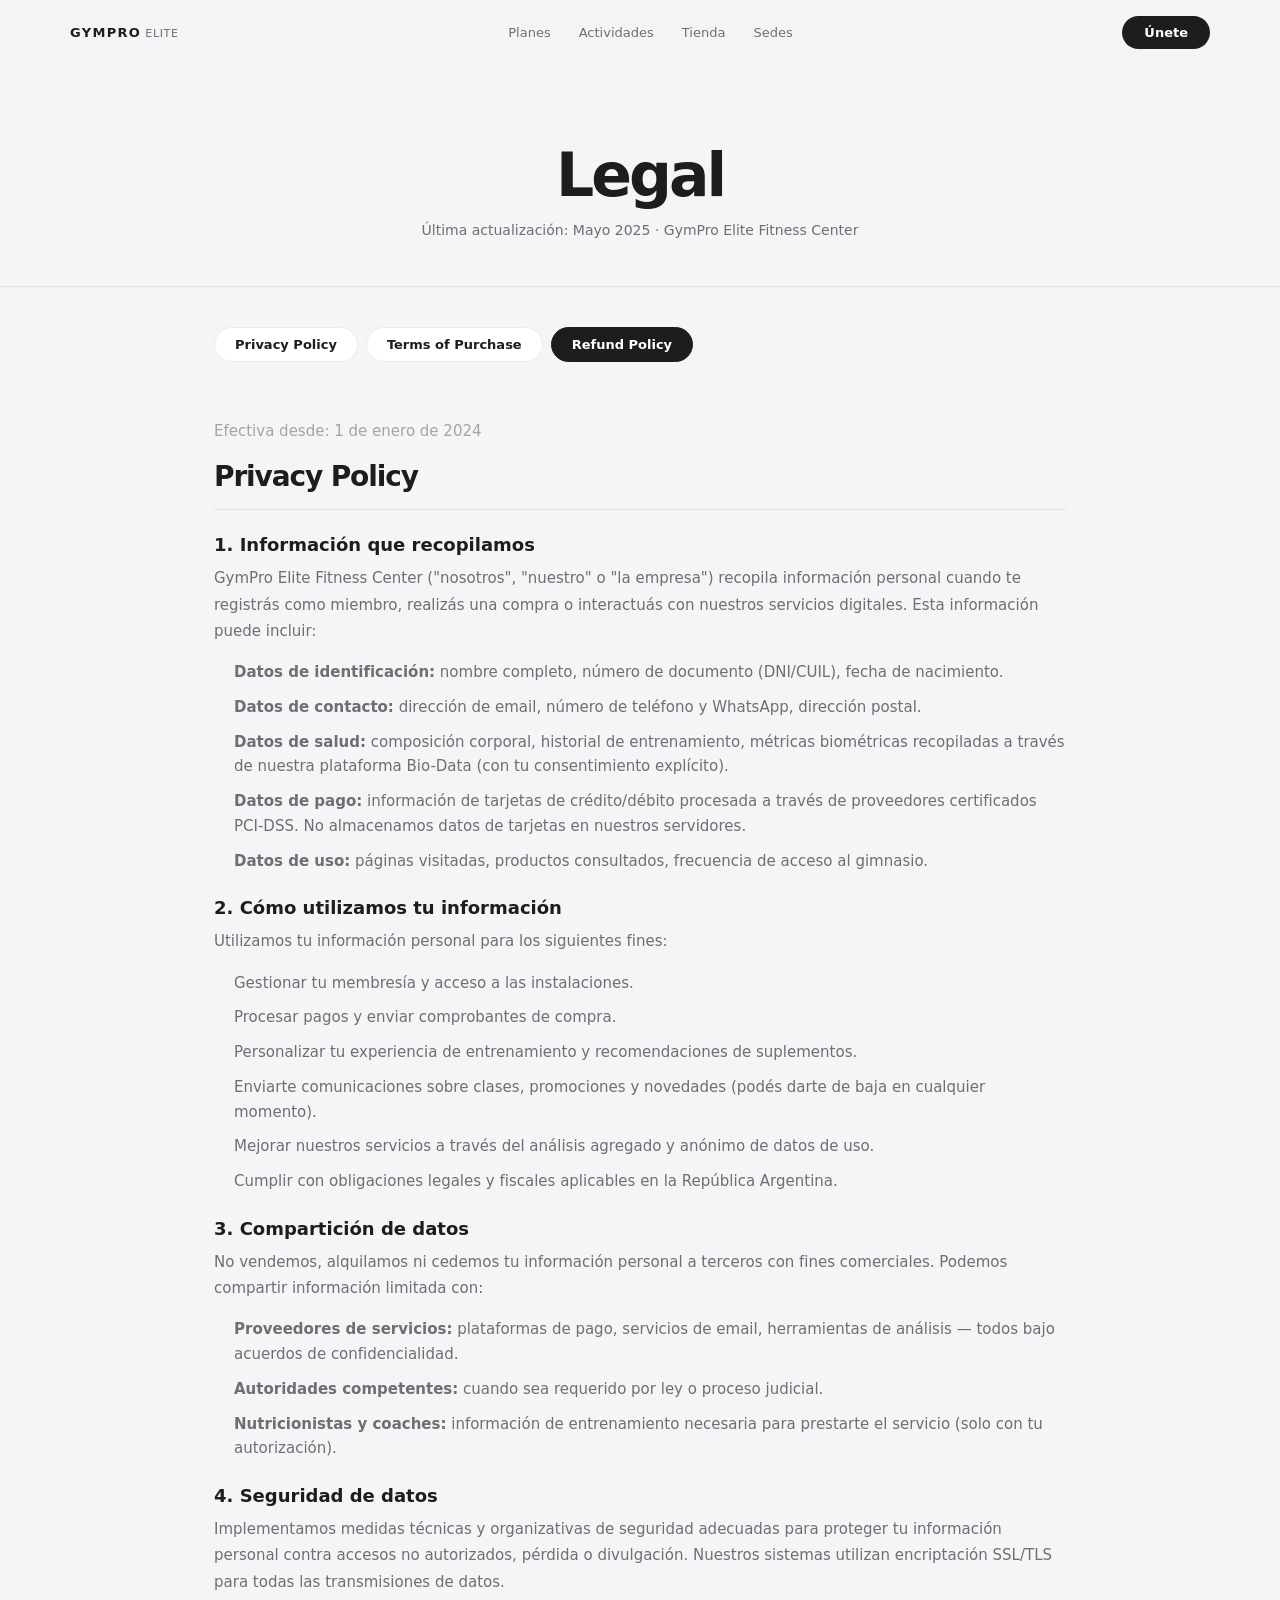
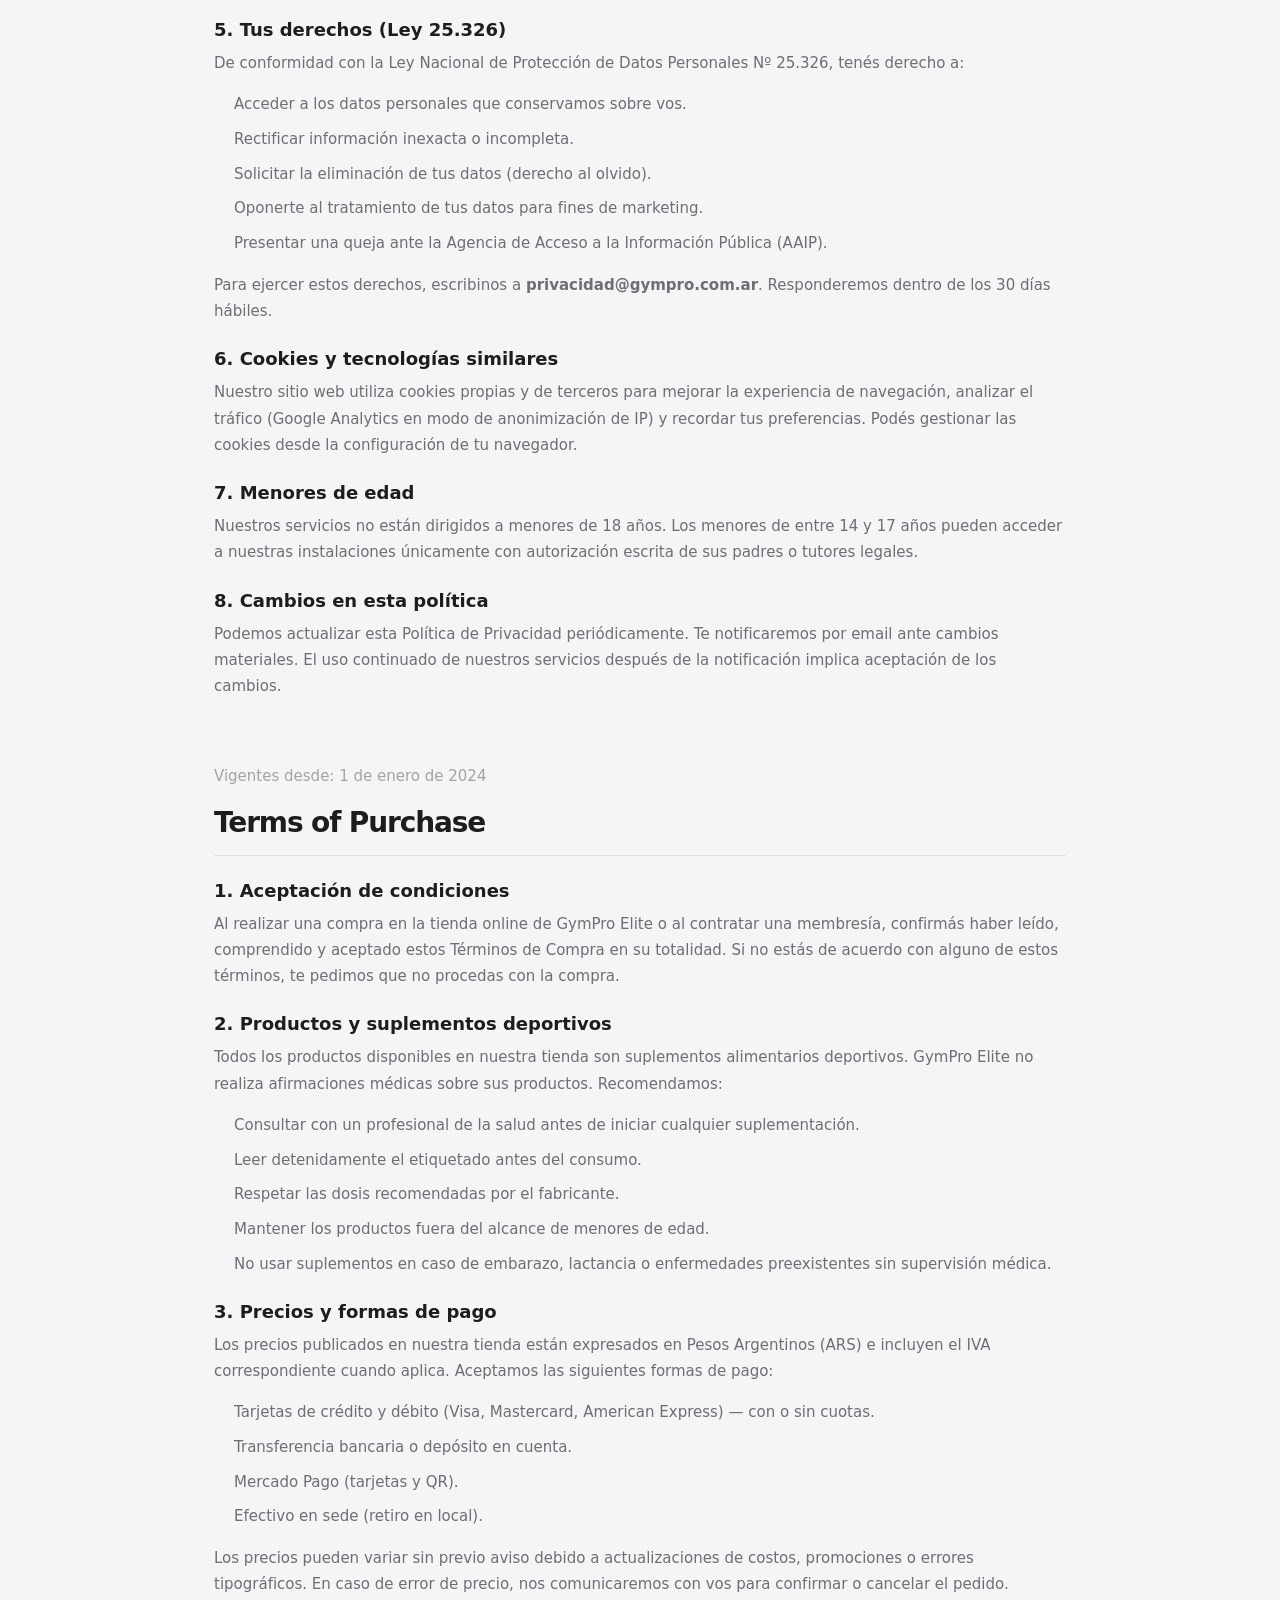
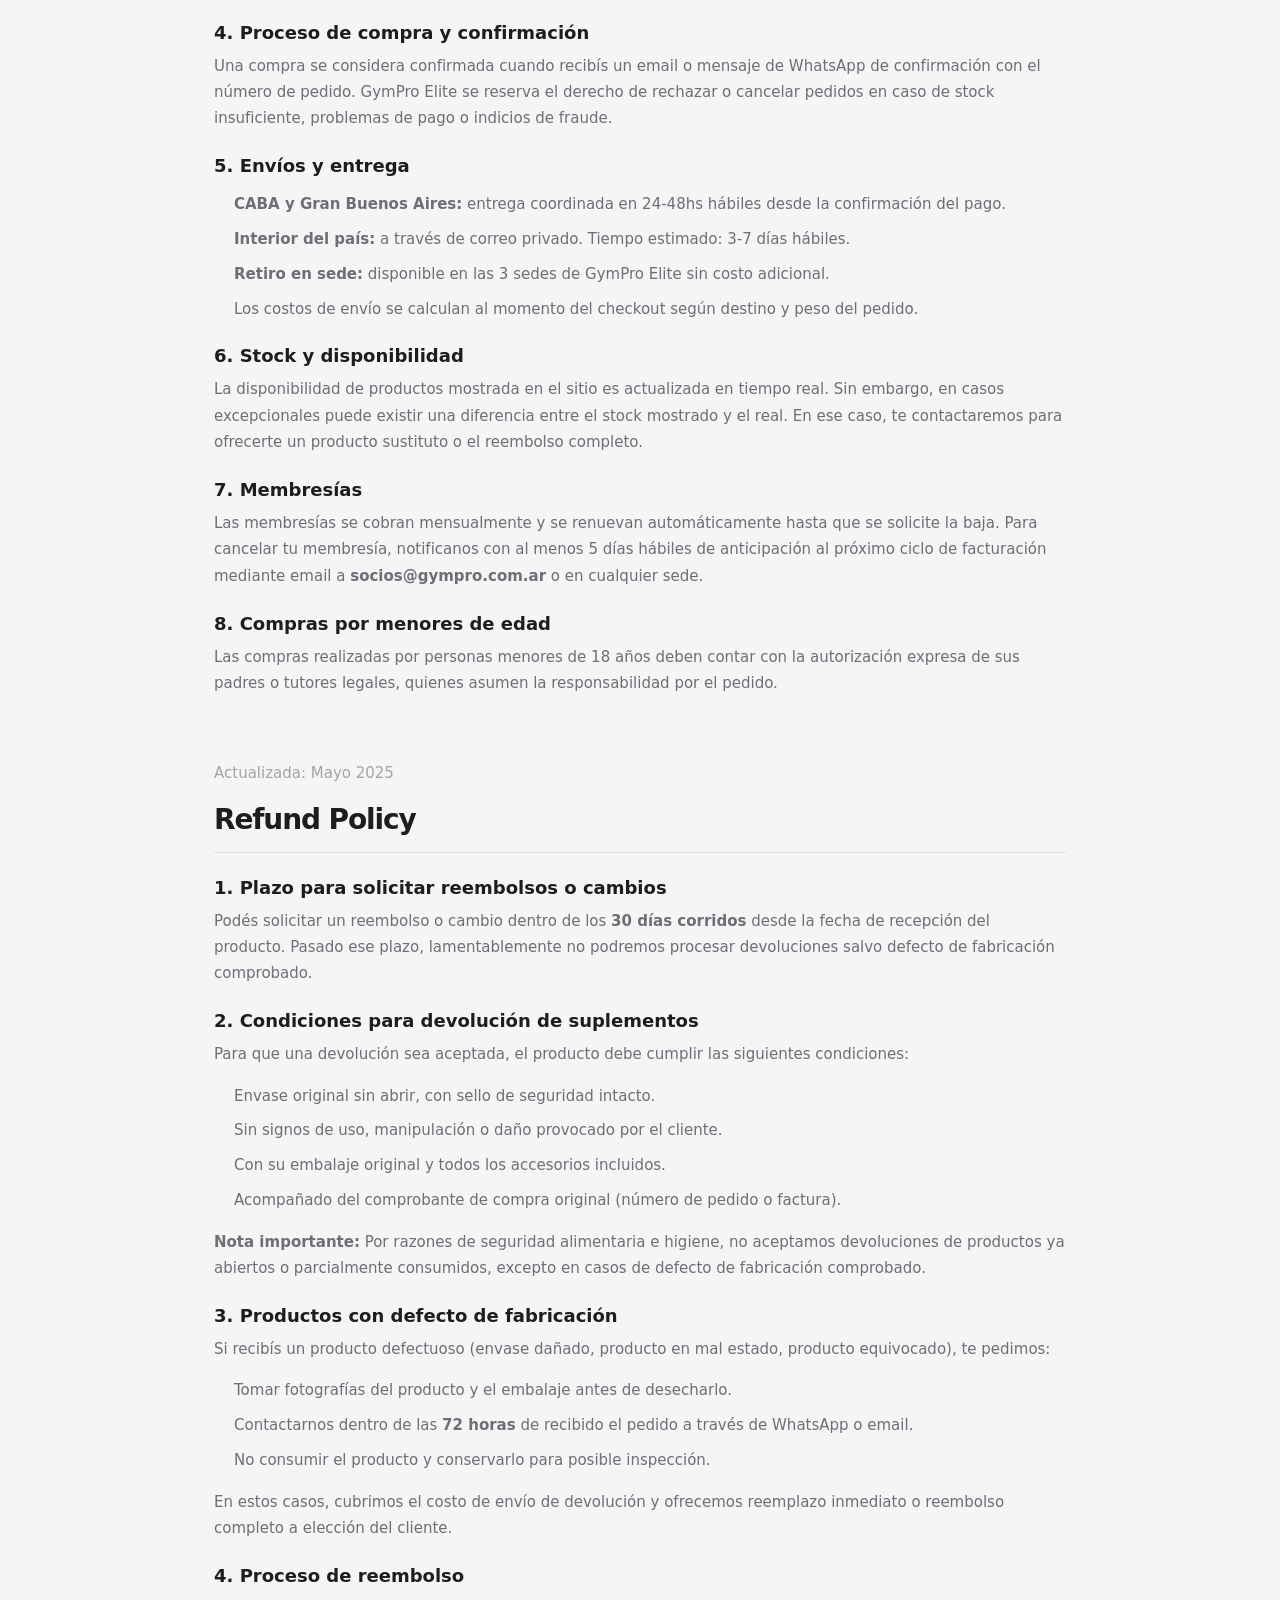
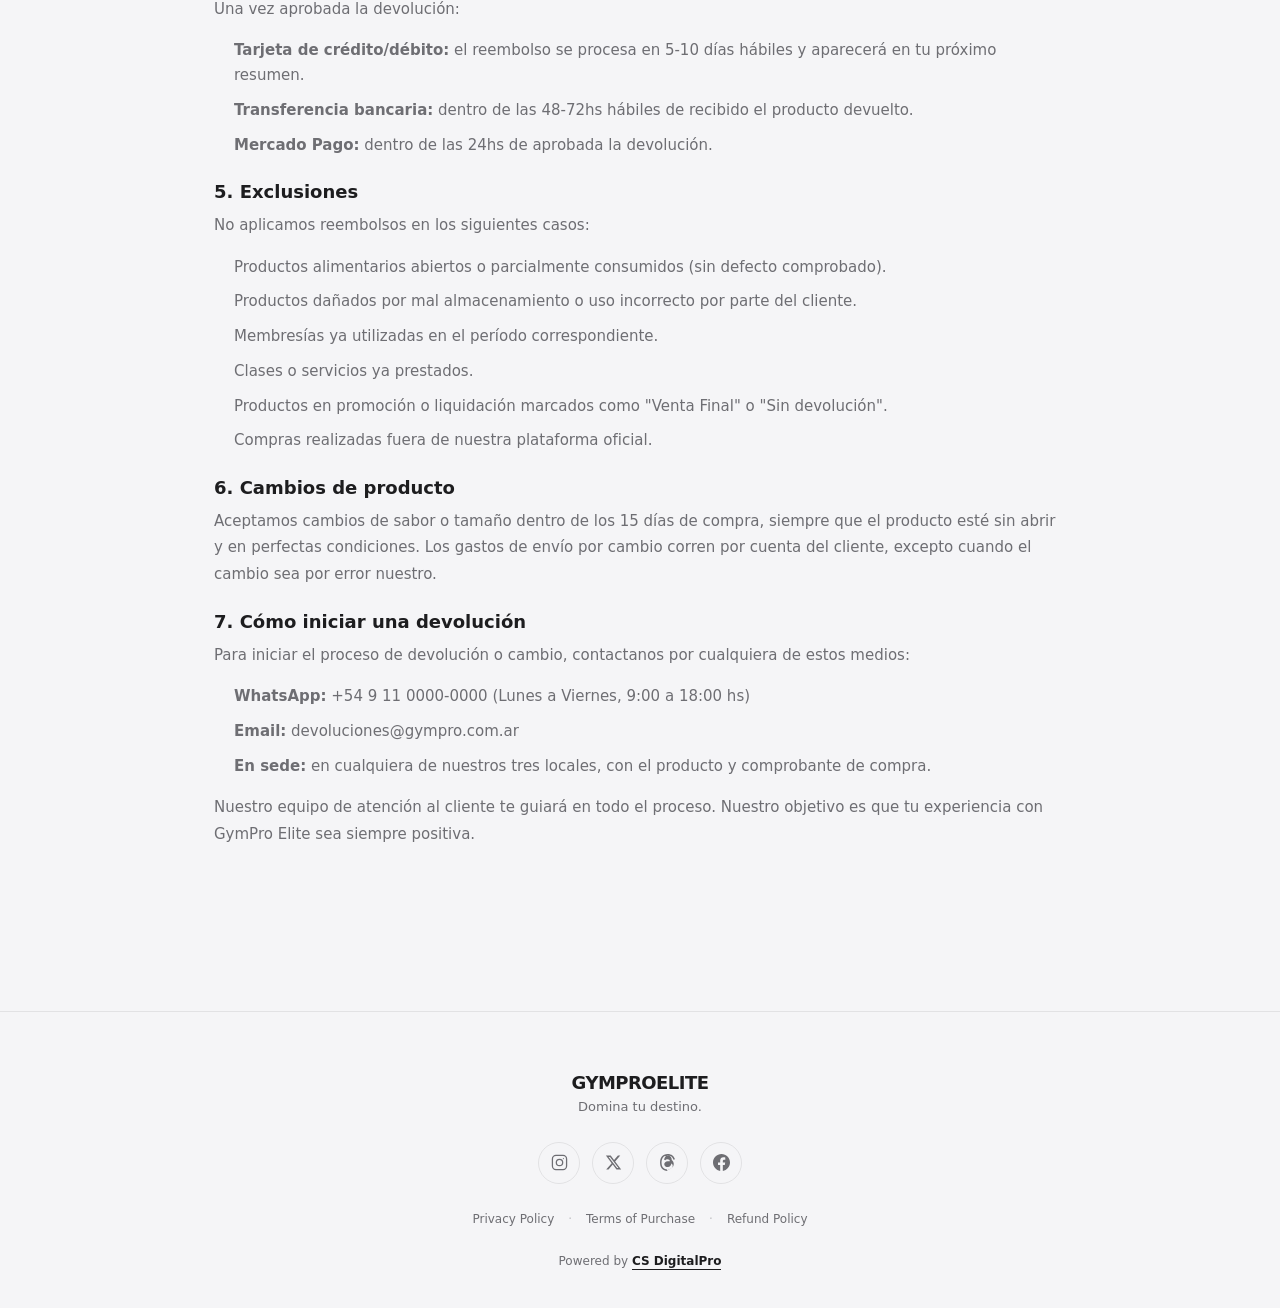
<file: legal.html>
<!DOCTYPE html>
<html lang="es">
<head>
  <meta charset="UTF-8" />
  <meta name="viewport" content="width=device-width, initial-scale=1.0" />
  <title>GymPro Elite — Legal · Políticas y Términos</title>
  <meta name="description" content="Política de privacidad, términos de compra y política de reembolsos de GymPro Elite Fitness Center." />
  <link rel="icon" type="image/svg+xml" href="data:image/svg+xml,<svg xmlns='http://www.w3.org/2000/svg' viewBox='0 0 32 32'><rect width='32' height='32' rx='8' fill='%23CCFF00'/><text x='50%25' y='56%25' text-anchor='middle' dominant-baseline='middle' font-family='system-ui' font-weight='900' font-size='16' fill='%231D1D1F'>G</text></svg>" />
  <link rel="stylesheet" href="assets/css/style.css" />
</head>
<body>

  <!-- ================================================================
       NAVIGATION
       ================================================================ -->
  <nav class="nav" id="nav" role="navigation" aria-label="Navegación principal">
    <div class="nav__inner">
      <a href="index.html" class="nav__logo">GYMPRO<span> ELITE</span></a>

      <div class="nav__links">
        <a href="index.html#planes">Planes</a>
        <a href="index.html#bento">Actividades</a>
        <a href="shop.html">Tienda</a>
        <a href="index.html#sedes">Sedes</a>
      </div>

      <button class="nav__burger" id="burger" aria-label="Menú" aria-expanded="false">
        <span></span><span></span><span></span>
      </button>

      <a href="index.html#planes" class="nav__cta">Únete</a>
    </div>

    <div class="nav__mobile" id="nav-mobile" aria-hidden="true">
      <a href="index.html#planes">Planes</a>
      <a href="index.html#bento">Actividades</a>
      <a href="shop.html">Tienda</a>
      <a href="index.html#sedes">Sedes</a>
    </div>
  </nav>

  <!-- ================================================================
       LEGAL HERO
       ================================================================ -->
  <header class="legal-hero" aria-label="Encabezado legal">
    <h1>Legal</h1>
    <p>Última actualización: Mayo 2025 · GymPro Elite Fitness Center</p>
  </header>

  <!-- Quick navigation entre secciones legales -->
  <nav class="legal-nav" aria-label="Navegación de secciones legales">
    <a href="#privacy" class="active">Privacy Policy</a>
    <a href="#terms">Terms of Purchase</a>
    <a href="#refund">Refund Policy</a>
  </nav>

  <!-- ================================================================
       BODY LEGAL — Tres secciones: Privacidad, Términos, Reembolsos
       ================================================================ -->
  <main class="legal-body" id="legal-body">

    <!-- ==================== PRIVACY POLICY ==================== -->
    <section class="legal-section reveal" id="privacy" aria-labelledby="privacy-title">
      <p class="legal-date">Efectiva desde: 1 de enero de 2024</p>
      <h2 id="privacy-title">Privacy Policy</h2>

      <h3>1. Información que recopilamos</h3>
      <p>GymPro Elite Fitness Center ("nosotros", "nuestro" o "la empresa") recopila información personal cuando te registrás como miembro, realizás una compra o interactuás con nuestros servicios digitales. Esta información puede incluir:</p>
      <ul>
        <li><strong>Datos de identificación:</strong> nombre completo, número de documento (DNI/CUIL), fecha de nacimiento.</li>
        <li><strong>Datos de contacto:</strong> dirección de email, número de teléfono y WhatsApp, dirección postal.</li>
        <li><strong>Datos de salud:</strong> composición corporal, historial de entrenamiento, métricas biométricas recopiladas a través de nuestra plataforma Bio-Data (con tu consentimiento explícito).</li>
        <li><strong>Datos de pago:</strong> información de tarjetas de crédito/débito procesada a través de proveedores certificados PCI-DSS. No almacenamos datos de tarjetas en nuestros servidores.</li>
        <li><strong>Datos de uso:</strong> páginas visitadas, productos consultados, frecuencia de acceso al gimnasio.</li>
      </ul>

      <h3>2. Cómo utilizamos tu información</h3>
      <p>Utilizamos tu información personal para los siguientes fines:</p>
      <ul>
        <li>Gestionar tu membresía y acceso a las instalaciones.</li>
        <li>Procesar pagos y enviar comprobantes de compra.</li>
        <li>Personalizar tu experiencia de entrenamiento y recomendaciones de suplementos.</li>
        <li>Enviarte comunicaciones sobre clases, promociones y novedades (podés darte de baja en cualquier momento).</li>
        <li>Mejorar nuestros servicios a través del análisis agregado y anónimo de datos de uso.</li>
        <li>Cumplir con obligaciones legales y fiscales aplicables en la República Argentina.</li>
      </ul>

      <h3>3. Compartición de datos</h3>
      <p>No vendemos, alquilamos ni cedemos tu información personal a terceros con fines comerciales. Podemos compartir información limitada con:</p>
      <ul>
        <li><strong>Proveedores de servicios:</strong> plataformas de pago, servicios de email, herramientas de análisis — todos bajo acuerdos de confidencialidad.</li>
        <li><strong>Autoridades competentes:</strong> cuando sea requerido por ley o proceso judicial.</li>
        <li><strong>Nutricionistas y coaches:</strong> información de entrenamiento necesaria para prestarte el servicio (solo con tu autorización).</li>
      </ul>

      <h3>4. Seguridad de datos</h3>
      <p>Implementamos medidas técnicas y organizativas de seguridad adecuadas para proteger tu información personal contra accesos no autorizados, pérdida o divulgación. Nuestros sistemas utilizan encriptación SSL/TLS para todas las transmisiones de datos.</p>

      <h3>5. Tus derechos (Ley 25.326)</h3>
      <p>De conformidad con la Ley Nacional de Protección de Datos Personales Nº 25.326, tenés derecho a:</p>
      <ul>
        <li>Acceder a los datos personales que conservamos sobre vos.</li>
        <li>Rectificar información inexacta o incompleta.</li>
        <li>Solicitar la eliminación de tus datos (derecho al olvido).</li>
        <li>Oponerte al tratamiento de tus datos para fines de marketing.</li>
        <li>Presentar una queja ante la Agencia de Acceso a la Información Pública (AAIP).</li>
      </ul>
      <p>Para ejercer estos derechos, escribinos a <strong>privacidad@gympro.com.ar</strong>. Responderemos dentro de los 30 días hábiles.</p>

      <h3>6. Cookies y tecnologías similares</h3>
      <p>Nuestro sitio web utiliza cookies propias y de terceros para mejorar la experiencia de navegación, analizar el tráfico (Google Analytics en modo de anonimización de IP) y recordar tus preferencias. Podés gestionar las cookies desde la configuración de tu navegador.</p>

      <h3>7. Menores de edad</h3>
      <p>Nuestros servicios no están dirigidos a menores de 18 años. Los menores de entre 14 y 17 años pueden acceder a nuestras instalaciones únicamente con autorización escrita de sus padres o tutores legales.</p>

      <h3>8. Cambios en esta política</h3>
      <p>Podemos actualizar esta Política de Privacidad periódicamente. Te notificaremos por email ante cambios materiales. El uso continuado de nuestros servicios después de la notificación implica aceptación de los cambios.</p>
    </section>

    <!-- ==================== TERMS OF PURCHASE ==================== -->
    <section class="legal-section reveal" id="terms" aria-labelledby="terms-title">
      <p class="legal-date">Vigentes desde: 1 de enero de 2024</p>
      <h2 id="terms-title">Terms of Purchase</h2>

      <h3>1. Aceptación de condiciones</h3>
      <p>Al realizar una compra en la tienda online de GymPro Elite o al contratar una membresía, confirmás haber leído, comprendido y aceptado estos Términos de Compra en su totalidad. Si no estás de acuerdo con alguno de estos términos, te pedimos que no procedas con la compra.</p>

      <h3>2. Productos y suplementos deportivos</h3>
      <p>Todos los productos disponibles en nuestra tienda son suplementos alimentarios deportivos. GymPro Elite no realiza afirmaciones médicas sobre sus productos. Recomendamos:</p>
      <ul>
        <li>Consultar con un profesional de la salud antes de iniciar cualquier suplementación.</li>
        <li>Leer detenidamente el etiquetado antes del consumo.</li>
        <li>Respetar las dosis recomendadas por el fabricante.</li>
        <li>Mantener los productos fuera del alcance de menores de edad.</li>
        <li>No usar suplementos en caso de embarazo, lactancia o enfermedades preexistentes sin supervisión médica.</li>
      </ul>

      <h3>3. Precios y formas de pago</h3>
      <p>Los precios publicados en nuestra tienda están expresados en Pesos Argentinos (ARS) e incluyen el IVA correspondiente cuando aplica. Aceptamos las siguientes formas de pago:</p>
      <ul>
        <li>Tarjetas de crédito y débito (Visa, Mastercard, American Express) — con o sin cuotas.</li>
        <li>Transferencia bancaria o depósito en cuenta.</li>
        <li>Mercado Pago (tarjetas y QR).</li>
        <li>Efectivo en sede (retiro en local).</li>
      </ul>
      <p>Los precios pueden variar sin previo aviso debido a actualizaciones de costos, promociones o errores tipográficos. En caso de error de precio, nos comunicaremos con vos para confirmar o cancelar el pedido.</p>

      <h3>4. Proceso de compra y confirmación</h3>
      <p>Una compra se considera confirmada cuando recibís un email o mensaje de WhatsApp de confirmación con el número de pedido. GymPro Elite se reserva el derecho de rechazar o cancelar pedidos en caso de stock insuficiente, problemas de pago o indicios de fraude.</p>

      <h3>5. Envíos y entrega</h3>
      <ul>
        <li><strong>CABA y Gran Buenos Aires:</strong> entrega coordinada en 24-48hs hábiles desde la confirmación del pago.</li>
        <li><strong>Interior del país:</strong> a través de correo privado. Tiempo estimado: 3-7 días hábiles.</li>
        <li><strong>Retiro en sede:</strong> disponible en las 3 sedes de GymPro Elite sin costo adicional.</li>
        <li>Los costos de envío se calculan al momento del checkout según destino y peso del pedido.</li>
      </ul>

      <h3>6. Stock y disponibilidad</h3>
      <p>La disponibilidad de productos mostrada en el sitio es actualizada en tiempo real. Sin embargo, en casos excepcionales puede existir una diferencia entre el stock mostrado y el real. En ese caso, te contactaremos para ofrecerte un producto sustituto o el reembolso completo.</p>

      <h3>7. Membresías</h3>
      <p>Las membresías se cobran mensualmente y se renuevan automáticamente hasta que se solicite la baja. Para cancelar tu membresía, notificanos con al menos 5 días hábiles de anticipación al próximo ciclo de facturación mediante email a <strong>socios@gympro.com.ar</strong> o en cualquier sede.</p>

      <h3>8. Compras por menores de edad</h3>
      <p>Las compras realizadas por personas menores de 18 años deben contar con la autorización expresa de sus padres o tutores legales, quienes asumen la responsabilidad por el pedido.</p>
    </section>

    <!-- ==================== REFUND POLICY ==================== -->
    <section class="legal-section reveal" id="refund" aria-labelledby="refund-title">
      <p class="legal-date">Actualizada: Mayo 2025</p>
      <h2 id="refund-title">Refund Policy</h2>

      <h3>1. Plazo para solicitar reembolsos o cambios</h3>
      <p>Podés solicitar un reembolso o cambio dentro de los <strong>30 días corridos</strong> desde la fecha de recepción del producto. Pasado ese plazo, lamentablemente no podremos procesar devoluciones salvo defecto de fabricación comprobado.</p>

      <h3>2. Condiciones para devolución de suplementos</h3>
      <p>Para que una devolución sea aceptada, el producto debe cumplir las siguientes condiciones:</p>
      <ul>
        <li>Envase original sin abrir, con sello de seguridad intacto.</li>
        <li>Sin signos de uso, manipulación o daño provocado por el cliente.</li>
        <li>Con su embalaje original y todos los accesorios incluidos.</li>
        <li>Acompañado del comprobante de compra original (número de pedido o factura).</li>
      </ul>
      <p><strong>Nota importante:</strong> Por razones de seguridad alimentaria e higiene, no aceptamos devoluciones de productos ya abiertos o parcialmente consumidos, excepto en casos de defecto de fabricación comprobado.</p>

      <h3>3. Productos con defecto de fabricación</h3>
      <p>Si recibís un producto defectuoso (envase dañado, producto en mal estado, producto equivocado), te pedimos:</p>
      <ul>
        <li>Tomar fotografías del producto y el embalaje antes de desecharlo.</li>
        <li>Contactarnos dentro de las <strong>72 horas</strong> de recibido el pedido a través de WhatsApp o email.</li>
        <li>No consumir el producto y conservarlo para posible inspección.</li>
      </ul>
      <p>En estos casos, cubrimos el costo de envío de devolución y ofrecemos reemplazo inmediato o reembolso completo a elección del cliente.</p>

      <h3>4. Proceso de reembolso</h3>
      <p>Una vez aprobada la devolución:</p>
      <ul>
        <li><strong>Tarjeta de crédito/débito:</strong> el reembolso se procesa en 5-10 días hábiles y aparecerá en tu próximo resumen.</li>
        <li><strong>Transferencia bancaria:</strong> dentro de las 48-72hs hábiles de recibido el producto devuelto.</li>
        <li><strong>Mercado Pago:</strong> dentro de las 24hs de aprobada la devolución.</li>
      </ul>

      <h3>5. Exclusiones</h3>
      <p>No aplicamos reembolsos en los siguientes casos:</p>
      <ul>
        <li>Productos alimentarios abiertos o parcialmente consumidos (sin defecto comprobado).</li>
        <li>Productos dañados por mal almacenamiento o uso incorrecto por parte del cliente.</li>
        <li>Membresías ya utilizadas en el período correspondiente.</li>
        <li>Clases o servicios ya prestados.</li>
        <li>Productos en promoción o liquidación marcados como "Venta Final" o "Sin devolución".</li>
        <li>Compras realizadas fuera de nuestra plataforma oficial.</li>
      </ul>

      <h3>6. Cambios de producto</h3>
      <p>Aceptamos cambios de sabor o tamaño dentro de los 15 días de compra, siempre que el producto esté sin abrir y en perfectas condiciones. Los gastos de envío por cambio corren por cuenta del cliente, excepto cuando el cambio sea por error nuestro.</p>

      <h3>7. Cómo iniciar una devolución</h3>
      <p>Para iniciar el proceso de devolución o cambio, contactanos por cualquiera de estos medios:</p>
      <ul>
        <li><strong>WhatsApp:</strong> +54 9 11 0000-0000 (Lunes a Viernes, 9:00 a 18:00 hs)</li>
        <li><strong>Email:</strong> devoluciones@gympro.com.ar</li>
        <li><strong>En sede:</strong> en cualquiera de nuestros tres locales, con el producto y comprobante de compra.</li>
      </ul>
      <p>Nuestro equipo de atención al cliente te guiará en todo el proceso. Nuestro objetivo es que tu experiencia con GymPro Elite sea siempre positiva.</p>
    </section>

  </main>

  <!-- ================================================================
       FOOTER
       ================================================================ -->
  <footer class="footer" role="contentinfo">
    <div class="footer__inner">

      <div class="footer__brand">
        <span class="footer__logo-txt">GYMPRO<strong>ELITE</strong></span>
        <p class="footer__tagline">Domina tu destino.</p>
      </div>

      <nav class="footer__social" aria-label="Redes sociales">
        <a href="#" class="social-icon" aria-label="Instagram">
          <svg viewBox="0 0 24 24" fill="none" stroke="currentColor" stroke-width="1.8" stroke-linecap="round">
            <rect x="2" y="2" width="20" height="20" rx="5"/>
            <circle cx="12" cy="12" r="4.5"/>
            <circle cx="17.5" cy="6.5" r="0.8" fill="currentColor" stroke="none"/>
          </svg>
        </a>
        <a href="#" class="social-icon" aria-label="X (Twitter)">
          <svg viewBox="0 0 24 24" fill="currentColor">
            <path d="M18.244 2.25h3.308l-7.227 8.26 8.502 11.24H16.17l-5.214-6.817L4.99 21.75H1.68l7.73-8.835L1.254 2.25H8.08l4.713 6.231zm-1.161 17.52h1.833L7.084 4.126H5.117z"/>
          </svg>
        </a>
        <a href="#" class="social-icon" aria-label="Threads">
          <svg viewBox="0 0 24 24" fill="currentColor">
            <path d="M12.186 24h-.007c-3.581-.024-6.334-1.205-8.184-3.509C2.35 18.44 1.5 15.586 1.472 12.01v-.017c.028-3.579.879-6.43 2.525-8.482C5.845 1.205 8.6.024 12.18 0h.014c2.746.02 5.043.725 6.826 2.098 1.677 1.29 2.858 3.13 3.509 5.467l-2.04.569c-1.104-3.96-3.898-5.984-8.304-6.015-2.91.022-5.11.936-6.54 2.717C4.307 6.504 3.616 8.914 3.589 12c.027 3.086.718 5.496 2.057 7.164 1.43 1.783 3.631 2.698 6.54 2.717 2.623-.02 4.358-.631 5.8-2.045 1.647-1.613 1.618-3.593 1.09-4.798-.31-.71-.873-1.3-1.634-1.75-.192 1.352-.622 2.446-1.284 3.272-.886 1.102-2.14 1.704-3.73 1.79-1.202.065-2.361-.218-3.259-.801-1.063-.689-1.685-1.74-1.752-2.964-.065-1.19.408-2.285 1.33-3.082.88-.76 2.119-1.207 3.583-1.291 1.195-.069 2.314.158 3.02.142-.126-.981-.439-1.676-.96-2.075-.595-.46-1.42-.698-2.507-.713l-.06-.001c-1.05 0-2.278.317-2.978 1.404l-1.74-1.133C8.764 2.585 10.26 2 12.085 2l.078.002c3.726.053 5.8 2.366 5.8 5.767 0 .27-.011.537-.033.801.307.219.594.457.857.713 1.087 1.051 1.783 2.394 1.952 3.799.232 1.935-.117 4.434-2.29 6.482-1.884 1.779-4.207 2.641-7.585 2.436z"/>
          </svg>
        </a>
        <a href="#" class="social-icon" aria-label="Facebook">
          <svg viewBox="0 0 24 24" fill="currentColor">
            <path d="M24 12.073c0-6.627-5.373-12-12-12s-12 5.373-12 12c0 5.99 4.388 10.954 10.125 11.854v-8.385H7.078v-3.47h3.047V9.43c0-3.007 1.792-4.669 4.533-4.669 1.312 0 2.686.235 2.686.235v2.953H15.83c-1.491 0-1.956.925-1.956 1.874v2.25h3.328l-.532 3.47h-2.796v8.385C19.612 23.027 24 18.062 24 12.073z"/>
          </svg>
        </a>
      </nav>

      <div class="footer__links">
        <a href="#privacy" class="active">Privacy Policy</a>
        <span class="footer__divider">·</span>
        <a href="#terms">Terms of Purchase</a>
        <span class="footer__divider">·</span>
        <a href="#refund">Refund Policy</a>
      </div>

      <p class="footer__powered">
        Powered by <a href="https://csdigitalpro.com" target="_blank" rel="noopener noreferrer">CS DigitalPro</a>
      </p>

    </div>
  </footer>

  <script src="assets/js/main.js"></script>
</body>
</html>
</file>
<file: assets/css/style.css>
/* ============================================================
   GymPro Elite — style.css
   Apple Light Tech Aesthetic · CsDigitalPro Agency
   ============================================================ */

/* ---- 1. CSS Custom Properties ----
   Paleta central: fondo seda, blanco puro, neon #CCFF00, dark #1D1D1F.
   Todas las animaciones usan --ease para coherencia visual global. */
:root {
  --bg: #f5f5f7;
  --white: #ffffff;
  --neon: #ccff00;
  --dark: #1d1d1f;
  --grey: #6e6e73;
  --border: rgba(0, 0, 0, 0.08);
  --shadow: 0 4px 30px rgba(0, 0, 0, 0.06);
  --shadow-h: 0 16px 50px rgba(0, 0, 0, 0.12);
  --radius: 24px;
  --radius-s: 14px;
  /* Curva de animación inspirada en Motion de Apple */
  --ease: cubic-bezier(0.23, 1, 0.32, 1);
  --dur: 0.8s;
  --font:
    -apple-system, BlinkMacSystemFont, 'SF Pro Display', 'Segoe UI', system-ui,
    sans-serif;
}

/* ---- 2. Reset & Base ---- */
*,
*::before,
*::after {
  box-sizing: border-box;
  margin: 0;
  padding: 0;
}
html {
  scroll-behavior: smooth;
  font-size: 16px;
  -webkit-text-size-adjust: 100%;
}
body {
  font-family: var(--font);
  background: var(--bg);
  color: var(--dark);
  overflow-x: hidden;
  animation: pageFadeIn 0.6s var(--ease) both;
}
/* IMPORTANTE: Solo opacity — nunca transform en body.
   Un transform en cualquier ancestor convierte ese nodo en el containing block
   de todos sus descendientes con position:fixed, rompiendo los modales. */
@keyframes pageFadeIn {
  from {
    opacity: 0;
  }
  to {
    opacity: 1;
  }
}
img {
  max-width: 100%;
  display: block;
}
a {
  text-decoration: none;
  color: inherit;
}
ul {
  list-style: none;
}
button {
  cursor: pointer;
  border: none;
  background: none;
  font-family: var(--font);
}
input,
select {
  font-family: var(--font);
}

/* ---- 3. Utility Buttons ----
   Sistema de botones tipo cápsula inspirado en Apple HIG. */
.btn {
  display: inline-flex;
  align-items: center;
  justify-content: center;
  gap: 8px;
  padding: 14px 30px;
  border-radius: 50px;
  font-size: 15px;
  font-weight: 600;
  letter-spacing: -0.02em;
  transition: all var(--dur) var(--ease);
  white-space: nowrap;
}
.btn--dark {
  background: var(--dark);
  color: var(--white);
}
.btn--dark:hover {
  background: #333;
  transform: translateY(-2px);
  box-shadow: 0 10px 30px rgba(0, 0, 0, 0.2);
}
.btn--neon {
  background: var(--neon);
  color: var(--dark);
}
.btn--neon:hover {
  background: #d4ff00;
  transform: translateY(-2px);
  box-shadow: 0 10px 30px rgba(204, 255, 0, 0.4);
}
.btn--outline {
  background: transparent;
  color: var(--dark);
  border: 1.5px solid var(--border);
}
.btn--outline:hover {
  background: var(--dark);
  color: var(--white);
  border-color: var(--dark);
  transform: translateY(-2px);
}
.btn--sm {
  padding: 10px 20px;
  font-size: 13px;
}

/* ---- 4. Reveal on Scroll ----
   IntersectionObserver activa .visible cuando el elemento entra al viewport.
   Los elementos se deslizan desde abajo con fade-in progresivo. */
.reveal {
  opacity: 0;
  transform: translateY(40px);
  transition:
    opacity 0.9s var(--ease),
    transform 0.9s var(--ease);
}
.reveal.visible {
  opacity: 1;
  transform: none;
}

/* Variante: retraso escalonado por índice (aplicado desde JS) */
.reveal[data-delay='1'] {
  transition-delay: 0.1s;
}
.reveal[data-delay='2'] {
  transition-delay: 0.2s;
}
.reveal[data-delay='3'] {
  transition-delay: 0.3s;
}
.reveal[data-delay='4'] {
  transition-delay: 0.4s;
}

/* ============================================================
   5. NAVIGATION — Glassmorphism sticky nav
   backdrop-filter crea el efecto de vidrio esmerilado.
   La clase --scrolled se agrega dinámicamente con JS. */
.nav {
  position: fixed;
  top: 0;
  left: 0;
  right: 0;
  z-index: 100;
  padding: 16px 24px;
  backdrop-filter: blur(20px) saturate(180%);
  -webkit-backdrop-filter: blur(20px) saturate(180%);
  background: rgba(245, 245, 247, 0.82);
  border-bottom: 1px solid rgba(255, 255, 255, 0.4);
  transition:
    padding 0.4s var(--ease),
    background 0.4s var(--ease);
}
.nav--scrolled {
  padding: 10px 24px;
  background: rgba(245, 245, 247, 0.96);
}

.nav__inner {
  max-width: 1140px;
  margin: 0 auto;
  display: flex;
  align-items: center;
  justify-content: space-between;
  gap: 16px;
}
.nav__logo {
  font-size: 13px;
  font-weight: 800;
  letter-spacing: 0.1em;
  color: var(--dark);
  text-transform: uppercase;
}
.nav__logo span {
  color: var(--grey);
  font-weight: 400;
  font-size: 11px;
  letter-spacing: 0.06em;
}

.nav__links {
  display: flex;
  gap: 28px;
  font-size: 13px;
  font-weight: 500;
  color: var(--grey);
}
.nav__links a {
  transition: color 0.3s;
}
.nav__links a:hover {
  color: var(--dark);
}

.nav__cta {
  background: var(--dark);
  color: var(--white);
  padding: 9px 22px;
  border-radius: 50px;
  font-size: 13px;
  font-weight: 600;
  transition: all 0.3s var(--ease);
}
.nav__cta:hover {
  background: #2d2d30;
  transform: scale(1.04);
}

/* Hamburger — mobile only */
.nav__burger {
  display: none;
  flex-direction: column;
  gap: 5px;
  width: 24px;
  cursor: pointer;
}
.nav__burger span {
  display: block;
  height: 2px;
  background: var(--dark);
  border-radius: 2px;
  transition: all 0.3s var(--ease);
}
.nav__burger.active span:nth-child(1) {
  transform: translateY(7px) rotate(45deg);
}
.nav__burger.active span:nth-child(2) {
  opacity: 0;
  transform: scaleX(0);
}
.nav__burger.active span:nth-child(3) {
  transform: translateY(-7px) rotate(-45deg);
}

/* Mobile nav drawer */
.nav__mobile {
  display: none;
  flex-direction: column;
  gap: 0;
  position: absolute;
  top: 100%;
  left: 0;
  right: 0;
  z-index: 99;
  background: rgba(245, 245, 247, 0.98);
  backdrop-filter: blur(20px);
  -webkit-backdrop-filter: blur(20px);
  border-bottom: 1px solid var(--border);
  padding: 16px 24px;
  transform: translateY(-110%);
  transition: transform 0.5s var(--ease);
  pointer-events: none;
}
.nav__mobile.open {
  transform: translateY(0);
  pointer-events: auto;
}
.nav__mobile a {
  padding: 14px 0;
  font-size: 16px;
  font-weight: 600;
  border-bottom: 1px solid var(--border);
  color: var(--dark);
}
.nav__mobile a:last-child {
  border: none;
}
.nav__mobile-cta {
  margin-top: 8px;
  display: inline-block !important;
  background: var(--dark);
  color: var(--white) !important;
  padding: 12px 24px !important;
  border-radius: 50px;
  text-align: center;
  font-size: 14px !important;
  font-weight: 700 !important;
  transition: background 0.3s var(--ease);
}
.nav__mobile-cta:hover {
  background: #2d2d30;
}

/* ============================================================
   6. HERO SECTION — Parallax dinámico en 3 capas
   Capa 1 (bg): Texto "LIMITLESS" en gris ultra suave, se mueve en parallax lento.
   Capa 2 (content): Headline principal + CTA.
   El efecto parallax se gestiona desde JS vía requestAnimationFrame. */
.hero {
  min-height: 100svh;
  min-height: 100vh;
  display: flex;
  flex-direction: column;
  align-items: center;
  justify-content: center;
  text-align: center;
  position: relative;
  overflow: hidden;
  padding: 120px 24px 80px;
}

/* Texto de fondo — capa parallax lenta */
.hero__bg-text {
  position: absolute;
  font-size: clamp(72px, 22vw, 260px);
  font-weight: 900;
  letter-spacing: -0.06em;
  color: rgba(0, 0, 0, 0.04);
  white-space: nowrap;
  user-select: none;
  pointer-events: none;
  top: 50%;
  transform: translateY(-50%);
  will-change: transform;
}

/* Contenido principal */
.hero__content {
  position: relative;
  z-index: 2;
  max-width: 720px;
}

.hero__eyebrow {
  font-size: 11px;
  font-weight: 700;
  letter-spacing: 0.14em;
  text-transform: uppercase;
  color: var(--grey);
  margin-bottom: 24px;
}
.hero__title {
  font-size: clamp(52px, 11vw, 108px);
  font-weight: 900;
  line-height: 0.92;
  letter-spacing: -0.05em;
  color: var(--dark);
  margin-bottom: 24px;
}
.hero__highlight {
  background: var(--neon);
  padding: 2px 8px 6px;
  display: inline-block;
  border-radius: 4px;
}
.hero__sub {
  font-size: 16px;
  color: var(--grey);
  line-height: 1.65;
  margin-bottom: 40px;
  max-width: 460px;
  margin-left: auto;
  margin-right: auto;
}

/* Scroll indicator animado */
.hero__scroll {
  position: absolute;
  bottom: 32px;
  left: 50%;
  transform: translateX(-50%);
  display: flex;
  flex-direction: column;
  align-items: center;
  gap: 8px;
}
.hero__scroll-line {
  width: 1px;
  height: 48px;
  background: linear-gradient(to bottom, transparent, var(--grey));
  animation: scrollPulse 2s ease-in-out infinite;
}
.hero__scroll-label {
  font-size: 10px;
  color: var(--grey);
  letter-spacing: 0.1em;
  text-transform: uppercase;
}
@keyframes scrollPulse {
  0%,
  100% {
    opacity: 0;
    transform: scaleY(0.5);
  }
  50% {
    opacity: 1;
    transform: scaleY(1);
  }
}

/* ============================================================
   7. BENTO GRID — Layout tipo Apple App Store
   3 columnas en desktop: E-Shop (tall left) + HIIT + Bio-Data (top right) + Sedes (bottom right, 2 cols).
   Se aplana a 1 columna en mobile. */
.bento {
  max-width: 1140px;
  margin: 0 auto;
  padding: 40px 20px 80px;
}

.bento__grid {
  display: grid;
  grid-template-columns: 1.15fr 1fr 1fr;
  grid-template-rows: 280px 220px;
  gap: 16px;
}

/* ---- Bento Card Base ---- */
.bento__card {
  background: var(--white);
  border-radius: var(--radius);
  padding: 28px 28px 24px;
  position: relative;
  overflow: hidden;
  transition:
    transform var(--dur) var(--ease),
    box-shadow var(--dur) var(--ease);
  box-shadow: var(--shadow);
  cursor: default;
}
.bento__card--clickable {
  cursor: pointer;
}
.bento__card--clickable:hover {
  transform: translateY(-5px) scale(1.012);
  box-shadow: var(--shadow-h);
}
.bento__card--neon {
  background: var(--neon);
}

/* Grid placement */
.bento__card--shop {
  grid-column: 1;
  grid-row: 1 / 3;
}
.bento__card--act {
  grid-column: 2;
  grid-row: 1;
}
.bento__card--bio {
  grid-column: 3;
  grid-row: 1;
}
.bento__card--sedes {
  grid-column: 2 / 4;
  grid-row: 2;
}

/* ---- Bento Texto ---- */
.bento__label {
  font-size: 10px;
  font-weight: 700;
  letter-spacing: 0.16em;
  text-transform: uppercase;
  color: var(--grey);
  display: block;
  margin-bottom: 12px;
}
.bento__card--neon .bento__label {
  color: rgba(0, 0, 0, 0.45);
}
.bento__title {
  font-size: clamp(20px, 2.5vw, 30px);
  font-weight: 800;
  letter-spacing: -0.04em;
  line-height: 1.1;
  margin-bottom: 8px;
}
.bento__sub {
  font-size: 13px;
  color: var(--grey);
}
.bento__card--neon .bento__sub {
  color: rgba(0, 0, 0, 0.55);
}

/* ---- E-Shop Card: mini-slider automático ---- */
.bento__shop-link {
  display: inline-block;
  margin-top: 10px;
  font-size: 13px;
  font-weight: 600;
  color: var(--grey);
  transition: color 0.3s;
}
.bento__shop-link:hover {
  color: var(--dark);
}

/* El slider ocupa el espacio inferior de la card con fade superior para fusionarse con el fondo */
.bento-mini-slider {
  position: absolute;
  bottom: 0;
  right: 0;
  left: 0;
  height: 220px;
  border-radius: 0 0 var(--radius) var(--radius);
  overflow: hidden;
}
/* Gradiente superior que suaviza la transición imagen→fondo blanco de la card */
.bento-mini-slider::before {
  content: '';
  position: absolute;
  top: 0;
  left: 0;
  right: 0;
  height: 60px;
  z-index: 1;
  background: linear-gradient(to bottom, var(--white), transparent);
}
.bento-mini-slider .swiper-slide img {
  width: 100%;
  height: 100%;
  object-fit: contain;
  transition: transform 0.8s var(--ease);
}
.bento-mini-slider .swiper-slide:hover img {
  transform: scale(1.05);
}

/* ---- Actividades Card ---- */
.bento__act-icon {
  position: absolute;
  bottom: 20px;
  right: 20px;
  width: 56px;
  height: 56px;
  opacity: 0.45;
  transition: all 0.5s var(--ease);
}
.bento__card--act:hover .bento__act-icon {
  opacity: 0.9;
  transform: rotate(15deg) scale(1.1);
}

/* ---- Bio-Data Card: gráfico SVG animado ---- */
.bento__chart {
  width: 100%;
  margin: 14px 0 12px;
}
/* La línea del gráfico se anima con stroke-dasharray al hacer hover */
.bento__chart-line {
  stroke-dasharray: 300;
  stroke-dashoffset: 300;
  animation: drawLine 1.5s var(--ease) forwards;
  animation-delay: 0.5s;
}
@keyframes drawLine {
  to {
    stroke-dashoffset: 0;
  }
}

.bento__stats {
  display: flex;
  gap: 20px;
  margin-top: 4px;
}
.bento__stat {
  display: flex;
  flex-direction: column;
  gap: 2px;
}
.bento__stat-num {
  font-size: 20px;
  font-weight: 800;
  letter-spacing: -0.04em;
}
.bento__stat-lbl {
  font-size: 10px;
  color: var(--grey);
  text-transform: uppercase;
  letter-spacing: 0.08em;
}

/* ---- Sedes Card ---- */
.bento__tags {
  display: flex;
  gap: 8px;
  flex-wrap: wrap;
  margin: 14px 0 0;
}
.tag {
  background: var(--bg);
  padding: 7px 16px;
  border-radius: 50px;
  font-size: 12px;
  font-weight: 500;
  border: 1px solid var(--border);
  transition: all 0.3s var(--ease);
}
.tag:hover {
  background: var(--dark);
  color: var(--white);
  border-color: var(--dark);
}
.bento__map-svg {
  position: absolute;
  bottom: 16px;
  right: 16px;
  width: 90px;
  height: 90px;
  opacity: 0.5;
}

/* ============================================================
   8. STATS BAR — Contadores animados con número en Neon */
.stats {
  background: var(--dark);
  color: var(--white);
  padding: 64px 24px;
}
.stats__inner {
  max-width: 1140px;
  margin: 0 auto;
  display: grid;
  grid-template-columns: repeat(4, 1fr);
  gap: 32px;
  text-align: center;
}
.stats__num {
  display: block;
  font-size: clamp(36px, 5vw, 60px);
  font-weight: 900;
  letter-spacing: -0.04em;
  color: var(--neon);
}
.stats__suffix {
  font-size: 0.65em;
}
.stats__label {
  font-size: 13px;
  color: rgba(255, 255, 255, 0.45);
  margin-top: 8px;
  display: block;
}

/* ============================================================
   9. FOOTER */
.footer {
  background: var(--bg);
  border-top: 1px solid var(--border);
  padding: 60px 24px 40px;
}
.footer__inner {
  max-width: 1140px;
  margin: 0 auto;
  display: flex;
  flex-direction: column;
  align-items: center;
  gap: 28px;
  text-align: center;
}
.footer__logo-txt {
  font-size: 18px;
  font-weight: 900;
  letter-spacing: -0.03em;
  display: block;
  margin-bottom: 6px;
}
.footer__tagline {
  font-size: 13px;
  color: var(--grey);
}

/* Social icons */
.footer__social {
  display: flex;
  gap: 12px;
}
.social-icon {
  width: 42px;
  height: 42px;
  border-radius: 50%;
  border: 1px solid var(--border);
  color: var(--grey);
  display: flex;
  align-items: center;
  justify-content: center;
  transition: all 0.35s var(--ease);
}
.social-icon svg {
  width: 17px;
  height: 17px;
}
.social-icon:hover {
  background: var(--dark);
  color: var(--white);
  border-color: var(--dark);
  transform: translateY(-3px) scale(1.08);
}

/* Footer links */
.footer__links {
  display: flex;
  gap: 14px;
  align-items: center;
  flex-wrap: wrap;
  justify-content: center;
  font-size: 12px;
  color: var(--grey);
}
.footer__links a:hover {
  color: var(--dark);
}
.footer__divider {
  opacity: 0.4;
}

.footer__powered {
  font-size: 12px;
  color: var(--grey);
}
.footer__powered a {
  font-weight: 700;
  color: var(--dark);
  border-bottom: 1px solid var(--dark);
  padding-bottom: 1px;
  transition: all 0.3s;
}
.footer__powered a:hover {
  color: var(--neon);
  background: var(--dark);
  border-color: var(--dark);
  padding: 2px 6px;
  border-radius: 4px;
  text-decoration: none;
}

/* ============================================================
   10. MODAL SYSTEM — Apple-style modal con blur overlay

   Patrón robusto para todos los tamaños de pantalla:
   - overlay: position:fixed + overflow-y:auto → el OVERLAY scrollea si el modal es alto
   - modal: margin:auto → se centra si hay espacio, sube al top si no hay
   Así nunca queda cortado ni requiere scroll del página debajo. */
.modal-overlay {
  position: fixed;
  inset: 0;
  z-index: 200;
  background: rgba(0, 0, 0, 0.48);
  backdrop-filter: blur(10px);
  -webkit-backdrop-filter: blur(10px);
  /* flex-start + padding + margin:auto en el modal = centrado cuando entra,
     scrolleable dentro del overlay cuando el modal es más alto que el viewport */
  display: flex;
  align-items: flex-start;
  justify-content: center;
  padding: 24px 20px;
  overflow-y: auto; /* El overlay scrollea internamente — el fixed nunca se mueve */
  -webkit-overflow-scrolling: touch; /* iOS Safari: habilita scroll inercial en overlay fijo */
  opacity: 0;
  pointer-events: none;
  transition: opacity 0.4s var(--ease);
}
.modal-overlay.open {
  opacity: 1;
  pointer-events: all;
}

/* Base modal */
.modal {
  background: var(--white);
  border-radius: 28px;
  padding: 40px;
  max-width: 580px;
  width: 100%;
  position: relative;
  /* margin:auto en un flex-start container centra verticalmente si sobra espacio */
  margin: auto;
  /* Sin max-height ni overflow en el modal: el overlay ya maneja el scroll */
  transform: translateY(28px) scale(0.97);
  transition: transform 0.5s var(--ease);
  box-shadow: 0 30px 80px rgba(0, 0, 0, 0.18);
  /* Garantiza que el modal nunca se encoja menos de lo que su contenido necesita */
  flex-shrink: 0;
}
.modal-overlay.open .modal {
  transform: translateY(0) scale(1);
}

/* Scrollbar — ya no va en el modal sino en el overlay */
.modal-overlay::-webkit-scrollbar {
  width: 4px;
}
.modal-overlay::-webkit-scrollbar-track {
  background: transparent;
}
.modal-overlay::-webkit-scrollbar-thumb {
  background: rgba(255, 255, 255, 0.3);
  border-radius: 4px;
}

/* Variantes de modal */
.modal--wide {
  max-width: 820px;
}
.modal--product {
  max-width: 740px;
  padding: 32px;
}
.modal--success {
  text-align: center;
  padding: 60px 40px;
  max-width: 420px;
}

/* Botón de cierre */
.modal__close {
  position: absolute;
  top: 18px;
  right: 18px;
  width: 30px;
  height: 30px;
  border-radius: 50%;
  background: var(--bg);
  color: var(--grey);
  font-size: 13px;
  display: flex;
  align-items: center;
  justify-content: center;
  transition: all 0.25s var(--ease);
  z-index: 1;
}
.modal__close:hover {
  background: var(--dark);
  color: var(--white);
}

.modal__title {
  font-size: 28px;
  font-weight: 800;
  letter-spacing: -0.04em;
  margin-bottom: 8px;
}
.modal__sub {
  font-size: 14px;
  color: var(--grey);
  margin-bottom: 32px;
}

/* ---- MODAL: Planes de Membresía ----
   Cards con el mismo lenguaje visual que las bento-cards:
   fondo blanco, sombra, radio 24px y elevación al hover. */
.modal__plans {
  display: grid;
  grid-template-columns: repeat(3, 1fr);
  gap: 16px;
}

.plan-card {
  background: var(--white);
  border-radius: var(--radius); /* igual que bento-cards */
  box-shadow: var(--shadow); /* igual que bento-cards */
  padding: 28px 22px;
  display: flex;
  flex-direction: column;
  transition:
    transform var(--dur) var(--ease),
    box-shadow var(--dur) var(--ease);
  position: relative;
  overflow: hidden;
}
.plan-card:hover {
  transform: translateY(-5px) scale(1.012);
  box-shadow: var(--shadow-h);
}

/* Card destacada: usa el neon como la bento act-card */
.plan-card--featured {
  background: var(--neon);
}
.plan-card--featured:hover {
  box-shadow: 0 16px 50px rgba(204, 255, 0, 0.35);
}

/* Label de plan — mismo estilo que bento__label */
.plan-badge {
  font-size: 10px;
  font-weight: 700;
  letter-spacing: 0.16em;
  text-transform: uppercase;
  color: var(--grey);
  display: block;
  margin-bottom: 14px;
}
.plan-card--featured .plan-badge {
  color: rgba(0, 0, 0, 0.45);
}

.plan-price {
  font-size: 30px;
  font-weight: 900;
  letter-spacing: -0.05em;
  margin-bottom: 18px;
  line-height: 1;
}
.plan-price sup {
  font-size: 15px;
  font-weight: 600;
  vertical-align: top;
  margin-top: 6px;
  display: inline-block;
}
.plan-price small {
  font-size: 13px;
  font-weight: 400;
  color: var(--grey);
}
.plan-card--featured .plan-price small {
  color: rgba(0, 0, 0, 0.5);
}

.plan-benefits {
  margin-bottom: 22px;
  display: flex;
  flex-direction: column;
  gap: 10px;
  flex: 1;
}
.plan-benefits li {
  font-size: 13px;
  color: var(--grey);
  display: flex;
  gap: 8px;
  align-items: flex-start;
  line-height: 1.4;
}
.plan-benefits li::before {
  content: '✓';
  color: var(--dark);
  font-weight: 800;
  flex-shrink: 0;
}
.plan-card--featured .plan-benefits li {
  color: rgba(0, 0, 0, 0.65);
}
.plan-card--featured .plan-benefits li::before {
  color: rgba(0, 0, 0, 0.8);
}

/* ---- MODAL: Actividades — slider de cards ---- */
.act-slider {
  padding-bottom: 44px;
  margin-top: 8px;
}

.act-card {
  border-radius: 20px;
  padding: 24px 20px;
  min-height: 200px;
  display: flex;
  flex-direction: column;
  justify-content: flex-end;
  position: relative;
  overflow: hidden;
}
.act-card--light {
  background: var(--bg);
}
.act-card--neon {
  background: var(--neon);
}
.act-card--dark {
  background: var(--dark);
  color: var(--white);
}

.act-card__icon {
  font-size: 52px;
  position: absolute;
  top: 18px;
  right: 18px;
  opacity: 0.25;
  transition: all 0.5s var(--ease);
}
.act-card:hover .act-card__icon {
  opacity: 0.6;
  transform: scale(1.15) rotate(-10deg);
}
.act-card__title {
  font-size: 22px;
  font-weight: 800;
  letter-spacing: -0.04em;
}
.act-card__sub {
  font-size: 12px;
  opacity: 0.6;
  margin-top: 5px;
}
.act-card--neon .act-card__sub {
  color: rgba(0, 0, 0, 0.55);
}

/* Swiper custom styling */
.swiper-button-next::after,
.swiper-button-prev::after {
  font-size: 14px !important;
  font-weight: 900;
  color: var(--dark) !important;
}
.swiper-button-next,
.swiper-button-prev {
  width: 36px !important;
  height: 36px !important;
  background: var(--white);
  border-radius: 50%;
  box-shadow: 0 4px 16px rgba(0, 0, 0, 0.1);
  transition: all 0.3s var(--ease);
}
.swiper-button-next:hover,
.swiper-button-prev:hover {
  background: var(--dark);
}
.swiper-button-next:hover::after,
.swiper-button-prev:hover::after {
  color: var(--white) !important;
}
.swiper-pagination-bullet {
  background: var(--grey) !important;
  opacity: 0.4 !important;
}
.swiper-pagination-bullet-active {
  background: var(--dark) !important;
  opacity: 1 !important;
  width: 20px !important;
  border-radius: 4px !important;
}

/* ---- MODAL: Producto — layout 2 columnas ---- */
.product-modal {
  display: grid;
  grid-template-columns: 1fr 1fr;
  gap: 28px;
  align-items: start;
}
.product-modal__img {
  border-radius: 18px;
  overflow: hidden;
  background: var(--bg);
  aspect-ratio: 1;
  position: relative;
}
.product-modal__img img {
  width: 100%;
  height: 100%;
  object-fit: contain;
}
.product-modal__badge {
  position: absolute;
  top: 12px;
  left: 12px;
  background: var(--dark);
  color: var(--white);
  font-size: 10px;
  font-weight: 700;
  letter-spacing: 0.1em;
  text-transform: uppercase;
  padding: 4px 10px;
  border-radius: 50px;
}

.product-modal__cat {
  font-size: 11px;
  font-weight: 700;
  letter-spacing: 0.12em;
  text-transform: uppercase;
  color: var(--grey);
  display: block;
  margin-bottom: 10px;
}
.product-modal__name {
  font-size: 26px;
  font-weight: 800;
  letter-spacing: -0.04em;
  margin-bottom: 12px;
  line-height: 1.1;
}
.product-modal__desc {
  font-size: 14px;
  color: var(--grey);
  line-height: 1.65;
  margin-bottom: 20px;
}

/* Selectores de variantes */
.pm-variant-group {
  margin-bottom: 18px;
}
.pm-variant-label {
  font-size: 11px;
  font-weight: 700;
  letter-spacing: 0.1em;
  text-transform: uppercase;
  display: block;
  margin-bottom: 10px;
}
.variant-options {
  display: flex;
  gap: 8px;
  flex-wrap: wrap;
}
.variant-btn {
  padding: 8px 16px;
  border-radius: 50px;
  font-size: 12px;
  font-weight: 600;
  border: 1.5px solid var(--border);
  background: var(--bg);
  cursor: pointer;
  transition: all 0.25s var(--ease);
  font-family: var(--font);
}
.variant-btn.active,
.variant-btn:hover {
  border-color: var(--dark);
  background: var(--dark);
  color: var(--white);
}

.product-modal__price {
  font-size: 30px;
  font-weight: 900;
  letter-spacing: -0.04em;
  margin-bottom: 20px;
  color: var(--dark);
}
.product-modal__actions {
  display: flex;
  flex-direction: column;
  gap: 10px;
}

/* ---- MODAL: Compra Exitosa ---- */
.success-icon {
  width: 72px;
  height: 72px;
  margin: 0 auto 24px;
}
.modal--success h2 {
  font-size: 26px;
  font-weight: 800;
  letter-spacing: -0.04em;
  margin-bottom: 12px;
}
.modal--success p {
  font-size: 14px;
  color: var(--grey);
  line-height: 1.65;
  margin-bottom: 28px;
}

/* ============================================================
   11. CART BUBBLE — Carrito flotante sticky
   Aparece con transform + opacity cuando hay items en el carrito. */
.cart-bubble {
  position: fixed;
  bottom: 24px;
  right: 24px;
  z-index: 99;
  width: 54px;
  height: 54px;
  border-radius: 50%;
  background: var(--dark);
  color: var(--white);
  display: flex;
  align-items: center;
  justify-content: center;
  cursor: pointer;
  box-shadow: 0 8px 32px rgba(0, 0, 0, 0.22);
  transition: all 0.4s var(--ease);
  opacity: 0;
  pointer-events: none;
  transform: scale(0.7);
}
.cart-bubble.visible {
  opacity: 1;
  pointer-events: all;
  transform: scale(1);
}
.cart-bubble:hover {
  background: var(--neon);
  color: var(--dark);
  transform: scale(1.1);
}
.cart-bubble svg {
  width: 22px;
  height: 22px;
}
.cart-count {
  position: absolute;
  top: -4px;
  right: -4px;
  width: 20px;
  height: 20px;
  border-radius: 50%;
  background: var(--neon);
  color: var(--dark);
  font-size: 10px;
  font-weight: 800;
  display: flex;
  align-items: center;
  justify-content: center;
  border: 2px solid var(--bg);
}

/* ============================================================
   12. SHOP PAGE — Tienda completa (shop.html)
   ============================================================ */

/* Shop hero banner */
.shop-hero {
  padding: 140px 24px 60px;
  background: var(--bg);
  text-align: center;
  border-bottom: 1px solid var(--border);
}
.shop-hero__eyebrow {
  font-size: 11px;
  font-weight: 700;
  letter-spacing: 0.14em;
  text-transform: uppercase;
  color: var(--grey);
  margin-bottom: 16px;
}
.shop-hero__title {
  font-size: clamp(42px, 7vw, 72px);
  font-weight: 900;
  letter-spacing: -0.05em;
  line-height: 0.95;
}
.shop-hero__title span {
  color: var(--grey);
}
.shop-hero__sub {
  font-size: 15px;
  color: var(--grey);
  margin-top: 16px;
}

/* Featured slider */
.shop-slider-wrap {
  padding: 48px 0 0;
  overflow: hidden;
}
.shop-slider-header {
  max-width: 1140px;
  margin: 0 auto;
  display: flex;
  align-items: center;
  justify-content: space-between;
  padding: 0 24px;
  margin-bottom: 28px;
}
.shop-slider-header h2 {
  font-size: 22px;
  font-weight: 800;
  letter-spacing: -0.04em;
}
.shop-nav-btns {
  display: flex;
  gap: 8px;
}
.shop-nav-btn {
  width: 36px;
  height: 36px;
  border-radius: 50%;
  background: var(--white);
  border: 1px solid var(--border);
  display: flex;
  align-items: center;
  justify-content: center;
  transition: all 0.3s var(--ease);
  cursor: pointer;
}
.shop-nav-btn:hover {
  background: var(--dark);
  color: var(--white);
}
.shop-nav-btn svg {
  width: 16px;
  height: 16px;
}

/* Swiper product cards */
.shop-swiper {
  padding: 8px 24px 24px !important;
  overflow: visible !important;
}
.shop-swiper .swiper-wrapper {
  padding-bottom: 16px;
}

/* Product card */
.product-card {
  background: var(--white);
  border-radius: var(--radius);
  overflow: hidden;
  box-shadow: var(--shadow);
  transition:
    transform var(--dur) var(--ease),
    box-shadow var(--dur) var(--ease);
  cursor: pointer;
}
.product-card:hover {
  transform: translateY(-6px) scale(1.01);
  box-shadow: var(--shadow-h);
}

.product-card__img {
  aspect-ratio: 1;
  overflow: hidden;
  background: var(--bg);
  position: relative;
}
.product-card__img img {
  width: 100%;
  height: 100%;
  object-fit: contain;
  transition: transform 0.6s var(--ease);
}
.product-card:hover .product-card__img img {
  transform: scale(1.06);
}

.product-card__cat {
  font-size: 10px;
  font-weight: 700;
  letter-spacing: 0.12em;
  text-transform: uppercase;
  color: var(--grey);
  display: block;
  margin-bottom: 6px;
}
.product-card__name {
  font-size: 16px;
  font-weight: 700;
  letter-spacing: -0.03em;
  margin-bottom: 6px;
  line-height: 1.2;
}
.product-card__price {
  font-size: 18px;
  font-weight: 800;
  letter-spacing: -0.03em;
}
.product-card__body {
  padding: 18px 18px 20px;
}
.product-card__action {
  margin-top: 14px;
  width: 100%;
}

/* Category filters */
.shop-filters {
  max-width: 1140px;
  margin: 40px auto 0;
  padding: 0 24px;
  display: flex;
  gap: 8px;
  flex-wrap: wrap;
}
.filter-btn {
  padding: 9px 20px;
  border-radius: 50px;
  font-size: 13px;
  font-weight: 600;
  letter-spacing: -0.01em;
  border: 1.5px solid var(--border);
  background: var(--white);
  cursor: pointer;
  transition: all 0.3s var(--ease);
  font-family: var(--font);
}
.filter-btn:hover,
.filter-btn.active {
  background: var(--dark);
  color: var(--white);
  border-color: var(--dark);
}
.filter-btn.active--neon {
  background: var(--neon);
  color: var(--dark);
  border-color: var(--neon);
}

/* Product grid */
.shop-grid-wrap {
  max-width: 1140px;
  margin: 32px auto 80px;
  padding: 0 24px;
}
.shop-grid {
  display: grid;
  grid-template-columns: repeat(auto-fill, minmax(230px, 1fr));
  gap: 20px;
}
.shop-grid .product-card {
  opacity: 1;
  transition:
    opacity 0.4s,
    transform var(--dur) var(--ease),
    box-shadow var(--dur) var(--ease);
}
.shop-grid .product-card.hidden {
  opacity: 0;
  pointer-events: none;
  display: none;
}

/* Empty state */
.shop-empty {
  text-align: center;
  padding: 60px 24px;
  color: var(--grey);
  font-size: 15px;
  grid-column: 1 / -1;
  display: none;
}
.shop-empty.visible {
  display: block;
}

/* ============================================================
   13. LEGAL PAGE — Página de políticas y términos (legal.html) */
.legal-hero {
  padding: 140px 24px 48px;
  text-align: center;
  border-bottom: 1px solid var(--border);
}
.legal-hero h1 {
  font-size: clamp(36px, 6vw, 60px);
  font-weight: 900;
  letter-spacing: -0.05em;
}
.legal-hero p {
  font-size: 14px;
  color: var(--grey);
  margin-top: 12px;
}

.legal-nav {
  max-width: 900px;
  margin: 40px auto 0;
  padding: 0 24px;
  display: flex;
  gap: 8px;
  flex-wrap: wrap;
}
.legal-nav a {
  padding: 9px 20px;
  border-radius: 50px;
  font-size: 13px;
  font-weight: 600;
  border: 1.5px solid var(--border);
  background: var(--white);
  transition: all 0.3s var(--ease);
}
.legal-nav a:hover,
.legal-nav a.active {
  background: var(--dark);
  color: var(--white);
  border-color: var(--dark);
}

.legal-body {
  max-width: 900px;
  margin: 0 auto;
  padding: 56px 24px 100px;
}
.legal-section {
  margin-bottom: 64px;
  scroll-margin-top: 100px;
}
.legal-section h2 {
  font-size: 28px;
  font-weight: 800;
  letter-spacing: -0.04em;
  margin-bottom: 20px;
  padding-bottom: 16px;
  border-bottom: 1px solid var(--border);
}
.legal-section h3 {
  font-size: 18px;
  font-weight: 700;
  margin: 24px 0 10px;
}
.legal-section p {
  font-size: 15px;
  color: var(--grey);
  line-height: 1.75;
  margin-bottom: 16px;
}
.legal-section ul {
  margin: 16px 0;
  padding-left: 20px;
  display: flex;
  flex-direction: column;
  gap: 10px;
}
.legal-section ul li {
  font-size: 15px;
  color: var(--grey);
  line-height: 1.65;
}
.legal-date {
  font-size: 12px;
  color: var(--grey);
  opacity: 0.6;
}

/* ============================================================
   14. PAGE-SPECIFIC ADJUSTMENTS */

/* Shop page override for nav links active state */
.nav__links a.active {
  color: var(--dark);
  font-weight: 700;
}

/* ============================================================
   15. RESPONSIVE — Mobile First
   Base: móvil 9:16 → Tablet 768px → Desktop 1024px+
   ============================================================ */

/* --- Tablet 768px --- */
@media (min-width: 768px) {
  .nav__links {
    display: flex;
  }
  .nav__burger {
    display: none;
  }
}

/* --- Mobile (< 768px) --- */
@media (max-width: 767px) {
  .nav {
    padding: 16px 16px;
  }
  .nav__inner {
    overflow: hidden;
  }
  .nav__links {
    display: none;
  }
  .nav__burger {
    display: flex;
  }
  .nav__mobile {
    display: flex;
  }
  .nav__cta {
    display: none;
  }

  /* Hero */
  .hero {
    padding: 130px 20px 60px;
  }
  .hero__sub {
    font-size: 14px;
  }

  /* Bento: single column stack */
  .bento__grid {
    grid-template-columns: 1fr;
    grid-template-rows: auto;
    gap: 14px;
  }
  .bento__card--shop {
    grid-column: 1;
    grid-row: 1;
    min-height: 320px;
  }
  .bento__card--act {
    grid-column: 1;
    grid-row: 2;
    min-height: 180px;
  }
  .bento__card--bio {
    grid-column: 1;
    grid-row: 3;
  }
  .bento__card--sedes {
    grid-column: 1;
    grid-row: 4;
  }

  /* Stats */
  .stats__inner {
    grid-template-columns: 1fr 1fr;
    gap: 24px;
  }

  /* Plans modal */
  .modal__plans {
    grid-template-columns: 1fr;
  }

  /* Product modal */
  .product-modal {
    grid-template-columns: 1fr;
  }

  /* Shop grid */
  .shop-grid {
    grid-template-columns: repeat(auto-fill, minmax(160px, 1fr));
    gap: 14px;
  }
}

/* --- Desktop 1024px+ --- */
@media (min-width: 1024px) {
  .bento__grid {
    grid-template-rows: 300px 240px;
  }
}
</file>
